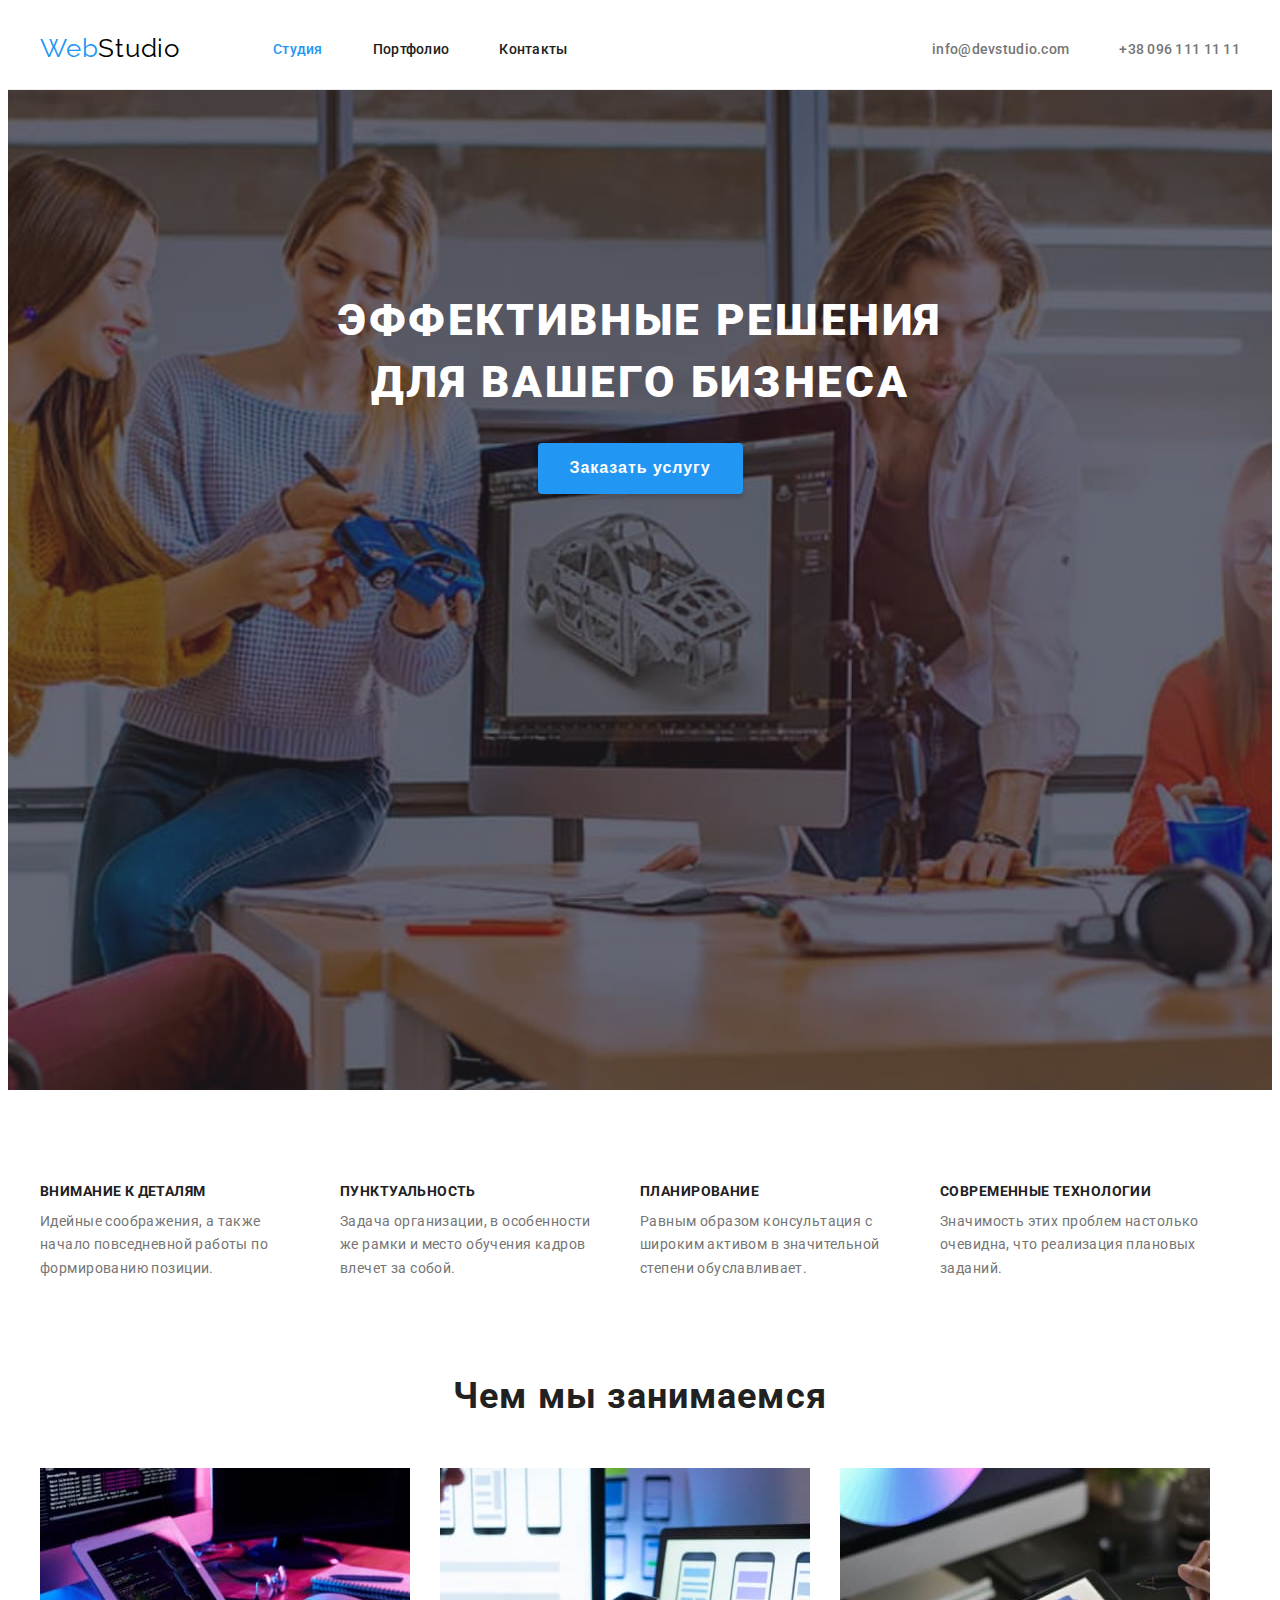
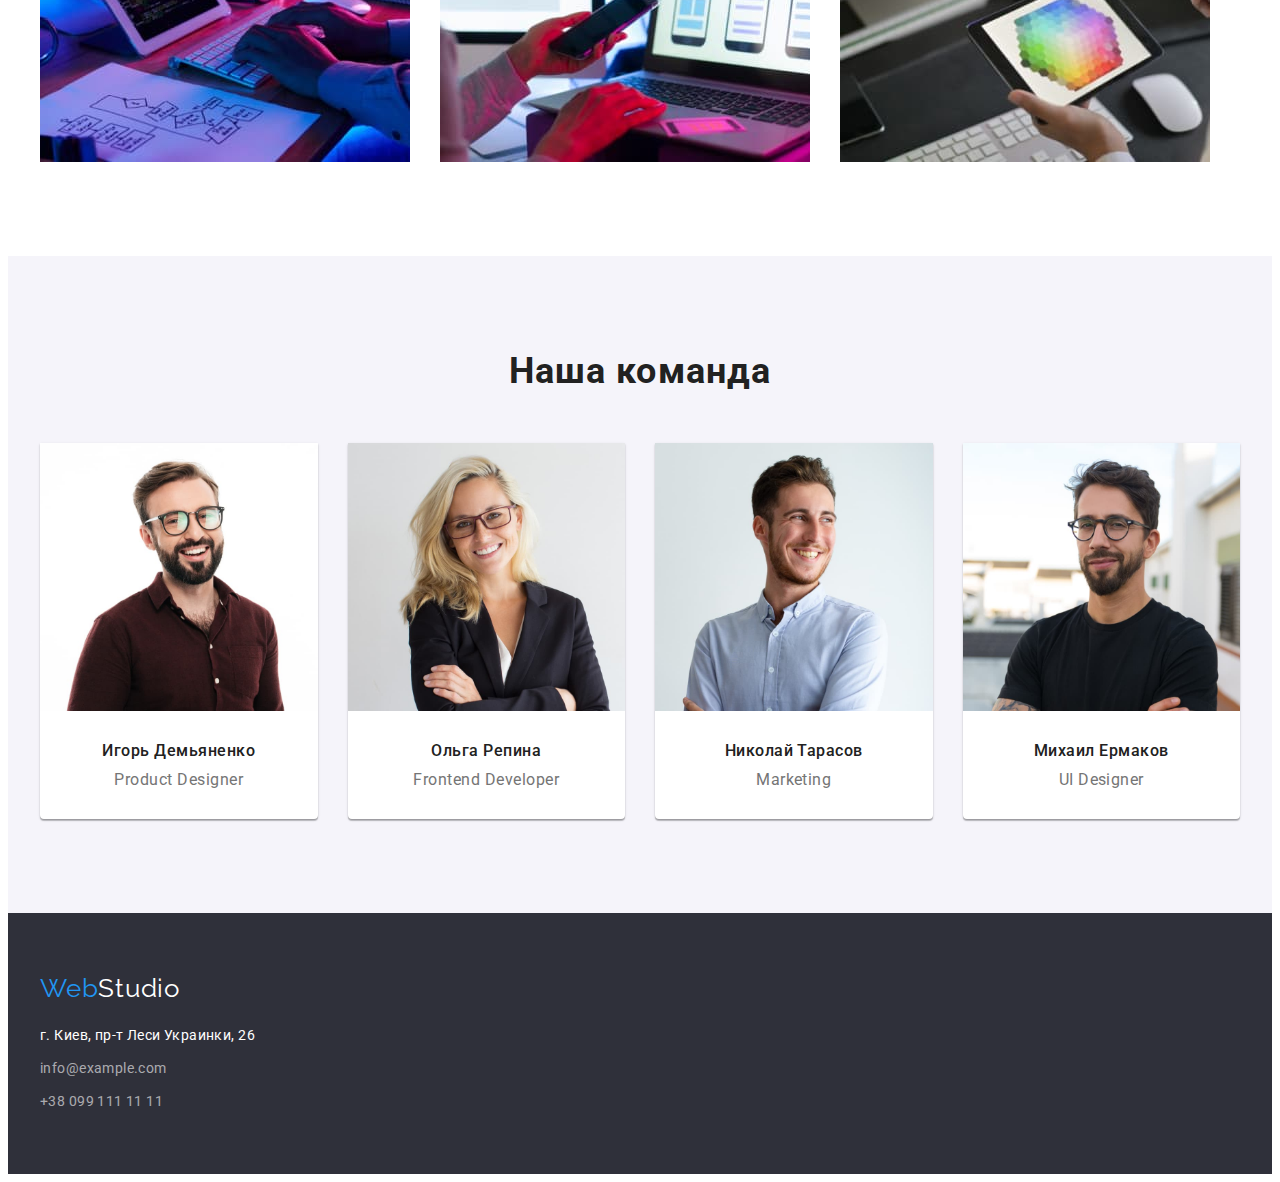
<file: index.html>
<!DOCTYPE html>
<html lang="ru">
  <head>
    <meta charset="UTF-8" />
    <meta http-equiv="X-UA-Compatible" content="IE=edge" />
    <meta name="viewport" content="width=device-width, initial-scale=1.0" />
    <link
      href="https://fonts.googleapis.com/css2?family=Raleway:wght@700&family=Roboto:wght@400;500;700;900&display=swap"
      rel="stylesheet"
    />
    <link
      rel="stylesheet"
      href="https://cdnjs.cloudflare.com/ajax/libs/modern-normalize/1.1.0/modern-normalize.min.css"
      integrity="sha512-wpPYUAdjBVSE4KJnH1VR1HeZfpl1ub8YT/NKx4PuQ5NmX2tKuGu6U/JRp5y+Y8XG2tV+wKQpNHVUX03MfMFn9Q=="
      crossorigin="anonymous"
      referrerpolicy="no-referrer"
    />
    <link rel="stylesheet" href="css/styles.css" />
    <title>HW3</title>
  </head>
  <body>
    <!--Шапка-->
    <header class="header">
     <div class="container header-block">
        <nav class="header-nav">
        <a class="logo link" href="index.html">Web<span class="header-logo">Studio</span></a>

        <ul class="nav-list list">
          <li class="nav-item"><a class="nav-link studio-link link" href="index.html">Студия</a></li>
          <li class="nav-item"><a class="nav-link link" href="portfolio.html">Портфолио</a></li>
          <li class="nav-item"><a class="nav-link link" href="">Контакты</a></li>
        </ul>
      </nav>

      <ul class="header-contacts list">
        <li class="contacts-item">
          <a class="contacts-link link" href="mailto:info@devstudio.com">info@devstudio.com</a>
        </li>
        <li class="contacts-item">
          <a class="contacts-link link" href="tel:+380961111111">+38 096 111 11 11</a>
        </li>
      </ul>
     </div>
    </header>

    <main class="main-studio">
      <!--Герой-->
      <section class="hero section">
        <div class="container">
          <h1 class="hero-title">
          Эффективные решения для вашего бизнеса
        </h1>
        <button type="button" class="hero-button">Заказать услугу</button>
        </div>
      </section>

      <!--Особенности-->
      <section class="features section">
        <div class="container">
          <h2 class="features-title">Особенности</h2>
        <ul class="features-list list">
          <li class="features-item">
            <h3 class="features-subtitle">Внимание к деталям</h3>
            <p class="features-text">
              Идейные соображения, а также начало повседневной работы по формированию позиции.
            </p>
          </li>
          <li class="features-item">
            <h3 class="features-subtitle">Пунктуальность</h3>
            <p class="features-text">
              Задача организации, в особенности же рамки и место обучения кадров влечет за собой.
            </p>
          </li>
          <li class="features-item">
            <h3 class="features-subtitle">Планирование</h3>
            <p class="features-text">
              Равным образом консультация с широким активом в значительной степени обуславливает.
            </p>
          </li>
          <li class="features-item">
            <h3 class="features-subtitle">Современные технологии</h3>
            <p class="features-text">
              Значимость этих проблем настолько очевидна, что реализация плановых заданий.
            </p>
          </li>
        </ul>
        </div>
      </section>

      <!--Чем мы занимаемся-->
      <section class="activity section">
        <div class="container">
          <h2 class="activity-title">Чем мы занимаемся</h2>
        <ul class="activity-list list">
          <li class="activity-item"><img src="./images/box1.jpg" alt="руки печатают на клавиатуре" width="370" /></li>
          <li class="activity-item"><img src="./images/box2.jpg" alt="телефон в руке" width="370" /></li>
          <li class="activity-item"><img src="./images/box3.jpg" alt="планшет в руке" width="370" /></li>
        </ul>
        </div>
      </section>

      <!--Наша команда-->
      <section class="team section">
       <div class="container">
          <h2 class="team-title">Наша команда</h2>
        <ul class="team-list list">
          <li class="team-item">
            <img class="team-img" src="./images/igor.jpg" alt="фото Игоря Демьяненко" width="270" />
            <div class="team-card">
              <h3 class="team-members">Игорь Демьяненко</h3>
            <p class="team-text">Product Designer</p>
            </div>
          </li>
          <li class="team-item">
            <img class="team-img" src="./images/olga.jpg" alt="фото Ольги Репиной" width="270" />
            <div class="team-card">
              <h3 class="team-members">Ольга Репина</h3>
            <p class="team-text">Frontend Developer</p>
            </div>
          </li>
          <li class="team-item">
            <img class="team-img" src="./images/nikolay.jpg" alt="фото Николая Тарасова" width="270" />
            <div class="team-card">
              <h3 class="team-members">Николай Тарасов</h3>
            <p class="team-text">Marketing</p>
            </div>
          </li>
          <li class="team-item">
            <img class="team-img" src="./images/michael.jpg" alt="фото Михаила Ермакова" width="270" />
            <div class="team-card">
              <h3 class="team-members">Михаил Ермаков</h3>
            <p class="team-text">UI Designer</p>
            </div>
          </li>
        </ul>
       </div>
      </section>
    </main>

    <!--Футер-->
    <footer class="footer">
      <div class="container">
        <a href="index.html" class="logo link"> Web<span class="footer-logo">Studio</span></a>
      <address class="footer-address">
        <ul class="address-list list">
          <li>
            <a
              class="address-link link"
              href="https://goo.gl/maps/BdxFgs6YbTX86F2k7"
              target="_blank"
              rel="noopener nofollow noreferrer"
              >г. Киев, пр-т Леси Украинки, 26</a
            >
            <br />
          </li>
          <li>
            <a class="footer-contacts link" href="mailto:info@example.com"> info@example.com</a>
            <br />
          </li>
          <li>
            <a class="footer-contacts link" href="tel:+380991111111">+38 099 111 11 11</a>
          </li>
        </ul>
      </address>
      </div>
    </footer>
  </body>
</html>
</file>
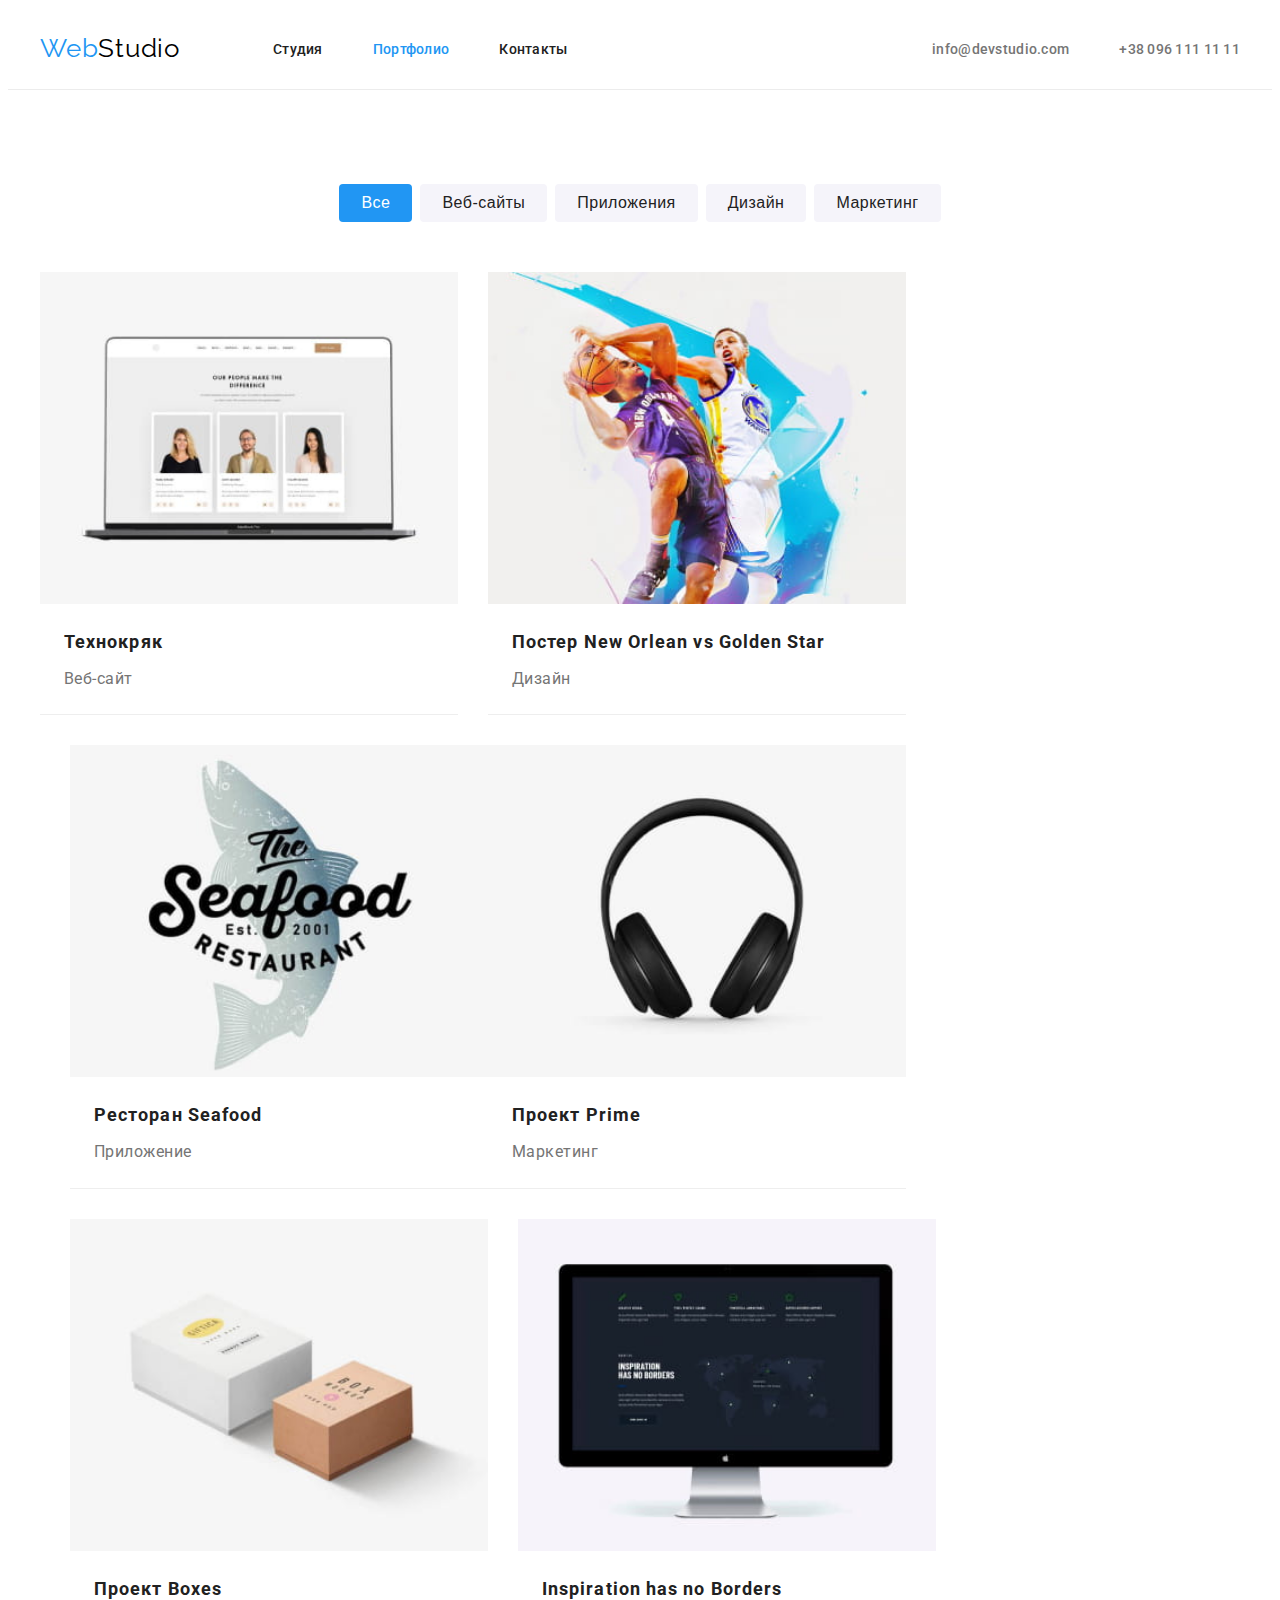
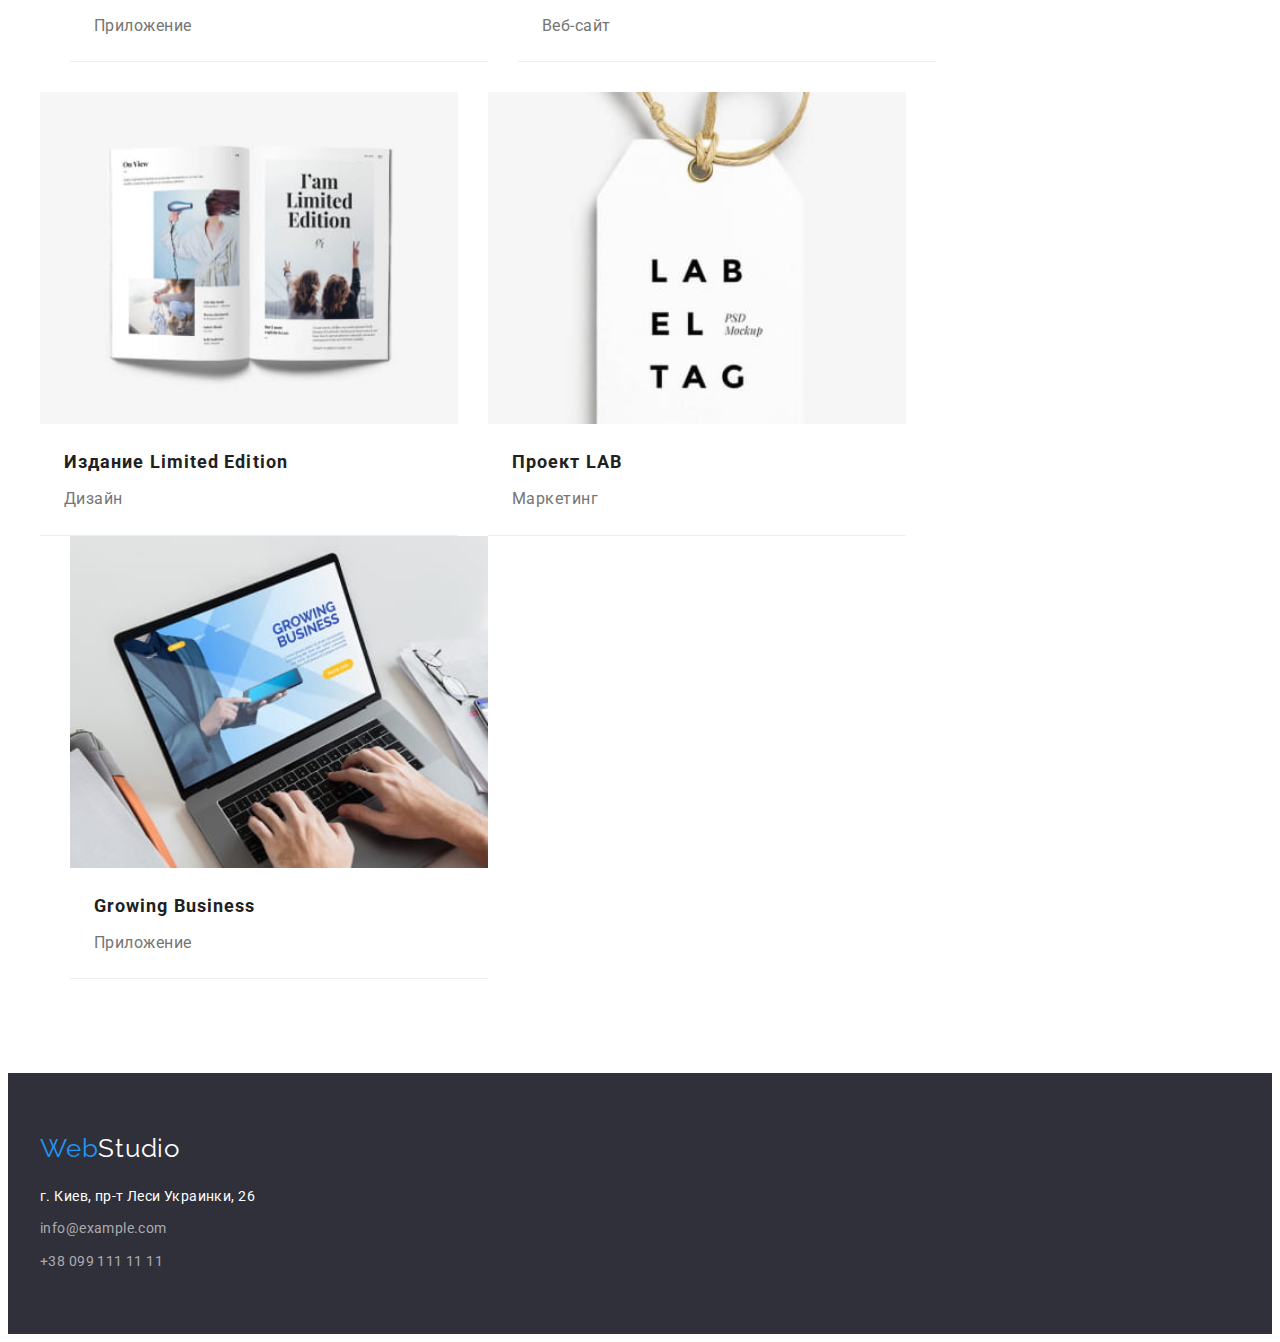
<file: portfolio.html>
<!DOCTYPE html>
<html lang="ru">
  <head>
    <meta charset="UTF-8" />
    <meta http-equiv="X-UA-Compatible" content="IE=edge" />
    <meta name="viewport" content="width=device-width, initial-scale=1.0" />
    <link rel="preconnect" href="https://fonts.googleapis.com" />
    <link rel="preconnect" href="https://fonts.gstatic.com" crossorigin />
    <link
      href="https://fonts.googleapis.com/css2?family=Raleway:wght@700&family=Roboto:wght@400;500;700;900&display=swap"
      rel="stylesheet"
    />
    <link
      rel="stylesheet"
      href="https://cdnjs.cloudflare.com/ajax/libs/modern-normalize/1.1.0/modern-normalize.min.css"
      integrity="sha512-wpPYUAdjBVSE4KJnH1VR1HeZfpl1ub8YT/NKx4PuQ5NmX2tKuGu6U/JRp5y+Y8XG2tV+wKQpNHVUX03MfMFn9Q=="
      crossorigin="anonymous"
      referrerpolicy="no-referrer"
    />
    <link rel="stylesheet" href="css/styles.css" />
    <title>HW3</title>
  </head>

  <body>
    <!--Шапка-->
    <header class="header">
     <div class="container header-block">
        <nav class="header-nav">
        <a class="logo link" href="index.html">Web<span class="header-logo">Studio</span></a>

        <ul class="nav-list list">
          <li class="nav-item"><a class="nav-link link" href="index.html">Студия</a></li>
          <li class="nav-item"><a class="nav-link portfolio-link link" href="portfolio.html">Портфолио</a></li>
          <li class="nav-item"><a class="nav-link link" href="">Контакты</a></li>
        </ul>
      </nav>

      <ul class="header-contacts list">
        <li class="contacts-item">
          <a class="contacts-link link" href="mailto:info@devstudio.com">info@devstudio.com</a>
        </li>
        <li class="contacts-item">
          <a class="contacts-link link" href="tel:+380961111111">+38 096 111 11 11</a>
        </li>
      </ul>
     </div>
    </header>
    <main class="main-portfolio">
      <!-- Портфолио -->
      <section class="portfolio section">
        <div class="container">
          <h1 class="portfolio-title">Портфолио</h1>

        <ul class="button-list list">
          <li class="portfolio-button-item">
            <button class="portfolio-button current" type="button">Все</button>
          </li>
          <li class="portfolio-button-item">
            <button class="portfolio-button secondary" type="button">Веб-сайты</button>
          </li>
          <li class="portfolio-button-item">
            <button class="portfolio-button secondary" type="button">Приложения</button>
          </li>
          <li class="portfolio-button-item">
            <button class="portfolio-button secondary" type="button">Дизайн</button>
          </li>
          <li class="portfolio-button-item">
            <button class="portfolio-button secondary" type="button">Маркетинг</button>
          </li>
        </ul>
        <ul class="portfolio-list list">
          <li class="portfolio-list-item">
            <img class="portfolio-img" src="./images/project1.jpg" alt="Ноутбук" width="370" />
            <div class="portfolio-card">
              <h2 class="portfolio-subtitle">Технокряк</h2>
            <p class="portfolio-text">Веб-сайт</p>
          </div> 
          </li>
          <li class="portfolio-list-item">
            <img class="portfolio-img" src="./images/project2.jpg" alt="Два баскетболиста с мячом" width="370" />
            <div class="portfolio-card">
              <h2 class="portfolio-subtitle">Постер New Orlean vs Golden Star</h2>
            <p class="portfolio-text">Дизайн</p>
          </div> 
          </li>
          <li class="portfolio-list-item">
            <img class="portfolio-img" src="./images/project3.jpg" alt="Ресторан Seafood" width="370" />
            <div class="portfolio-card">
              <h2 class="portfolio-subtitle">Ресторан Seafood</h2>
            <p class="portfolio-text">Приложение</p>
          </div> 
          </li>
          <li class="portfolio-list-item">
            <img class="portfolio-img" src="./images/project4.jpg" alt="Наушники" width="370" />
            <div class="portfolio-card">
              <h2 class="portfolio-subtitle">Проект Prime</h2>
            <p class="portfolio-text">Маркетинг</p>
          </div> 
          </li>
          <li class="portfolio-list-item">
            <img class="portfolio-img" src="./images/project5.jpg" alt="Две коробки" width="370" />
            <div class="portfolio-card">
              <h2 class="portfolio-subtitle">Проект Boxes</h2>
            <p class="portfolio-text">Приложение</p>
          </div> 
          </li>
          <li class="portfolio-list-item">
            <img class="portfolio-img" src="./images/project6.jpg" alt="Монитор" width="370" />
            <div class="portfolio-card">
              <h2 class="portfolio-subtitle">Inspiration has no Borders</h2>
            <p class="portfolio-text">Веб-сайт</p>
          </div> 
          </li>
          <li class="portfolio-list-item">
            <img class="portfolio-img" src="./images/project7.jpg" alt="Открытый журнал" width="370" />
            <div class="portfolio-card">
              <h2 class="portfolio-subtitle">Издание Limited Edition</h2>
            <p class="portfolio-text">Дизайн</p>
          </div> 
          </li>
          <li class="portfolio-list-item">
            <img class="portfolio-img" src="./images/project8.jpg" alt="Бирка" width="370" />
            <div class="portfolio-card">
              <h2 class="portfolio-subtitle">Проект LAB</h2>
            <p class="portfolio-text">Маркетинг</p>
          </div> 
          </li>
          <li class="portfolio-list-item">
            <img class="portfolio-img" src="./images/project9.jpg" alt="Руки печатающие на ноутбуке" width="370" />
            <div class="portfolio-card">
              <h2 class="portfolio-subtitle">Growing Business</h2>
            <p class="portfolio-text">Приложение</p>
          </div> 
          </li>
        </ul>
        </div>
      </section>
    </main>
    <!--Футер-->
    <footer class="footer">
      <div class="container">
        <a href="index.html" class="logo link"> Web<span class="footer-logo">Studio</span></a>
      <address class="footer-address">
        <ul class="address-list list">
          <li>
            <a
              class="address-link link"
              href="https://goo.gl/maps/BdxFgs6YbTX86F2k7"
              target="_blank"
              rel="noopener nofollow noreferrer"
              >г. Киев, пр-т Леси Украинки, 26</a
            >
            <br />
          </li>
          <li>
            <a class="footer-contacts link" href="mailto:info@example.com"> info@example.com</a>
            <br />
          </li>
          <li>
            <a class="footer-contacts link" href="tel:+380991111111">+38 099 111 11 11</a>
          </li>
        </ul>
      </address>
      </div>
    </footer>
  </body>
</html>
</file>
<file: css/styles.css>
:root {
    --primary-text-color: #757575;
    --title-text-color: #212121;
    --accent-color: #2196F3;
    --primary-background-color: #FFFFFF;
    --accent-background-color: #2F303A;
}

body {
    font-family: 'Roboto', sans-serif;
    color: var(--primary-text-color);
    background-color: var(--primary-background-color);
    max-width: 1600px;

}


.link {
    text-decoration: none;
}

.list {
    list-style: none;
    margin: 0;
    padding: 0;
}

.container {
    width: 1200px;
    margin: 0 auto;
    padding: 0 15px;
}

.section {
    padding-top: 94px;
    padding-bottom: 94px;
}

h1, h2, h3, h4, h5, h6, p {
    margin: 0;
    padding: 0;
}

ul, ol {
    margin: 0;
    padding-left: 0;
}

img {
    display: block;
    width: 100%;
    height: auto;
}

/* Header */

.header {
border-bottom: 1px solid #ECECEC;
padding: 25px 0;
}

.logo {
    color: var(--accent-color);

    font-family: 'Raleway';
        font-size: 26px;
        line-height: 1.2;
        letter-spacing: 0.03em;
}

.header-logo {
    color: #000000;
}


.nav-link {
    color: var(--title-text-color);
    font-weight: 500;
        font-size: 14px;
        line-height: 1.1;
        letter-spacing: 0.02em;
}

.nav-link.studio-link {
    color: var(--accent-color);
}

.nav-link.portfolio-link {
    color: var(--accent-color);
}

.contacts-link {
    color: var(--primary-text-color);
    font-weight: 500;
        font-size: 14px;
        line-height: 1.1;
        letter-spacing: 0.02em;
}
.nav-link:hover, .nav-link:focus {
    color: var(--accent-color);
}
 
.contacts-link:hover, .contacts-link:focus {
    color: var(--accent-color);
}

.nav-list {
    display: flex;
}
.header-contacts {
    display: flex;
    margin-left: auto;  
}
.header-nav {
    display: flex;
    align-items: center;
}
.header-block {
    display: flex;
    align-items: center;
}
.nav-item + .nav-item {
    margin-left: 50px;
}
.contacts-item + .contacts-item {
    margin-left: 50px;
}

.header-nav .logo {
    margin-right: 93px;
}
.header ul a {
    padding: 32px 0;
}

/* Hero */
.hero.section {
    padding: 200px 0;
}

.hero {
    background-color: #C4C4C4;
    height: 600px;
    max-width: 1600px;
    margin-left: auto;
    margin-right: auto;
    background-image:linear-gradient(to right, rgba(47, 48, 58, 0.4),rgba(47, 48, 58, 0.4)), url(../images/hero.jpg);
    background-repeat: no-repeat;
    background-size: cover;
    background-position: center;
    }
.hero-title {
    margin: 0 auto 30px auto;
    max-width: 700px;
    color: #FFFFFF;
    font-weight: 900;
        font-size: 44px;
        line-height: 1.4;  
        text-align: center;
        letter-spacing: 0.06em;
        text-transform: uppercase;    
}
.hero-button {
    color: #FFFFFF;
    background-color: var(--accent-color);
    cursor: pointer;
    box-shadow: 0px 4px 4px rgba(0, 0, 0, 0.15);
    border-radius: 4px;
    padding: 10px 32px;
    border: transparent;
    min-width: 200px;
    font-weight: 700;
        font-size: 16px;
        line-height: 1.9;
        text-align: center;
        letter-spacing: 0.06em; 
    display: block;
    margin: 0 auto;   
}

/* Features */
.features.section {
    padding-bottom: 0;
}

.features-subtitle {
color: var(--title-text-color);
    font-size: 14px;
    line-height: 1.1;
    letter-spacing: 0.03em;
    text-transform: uppercase;
margin-bottom: 10px;
}
.features-text {
        font-size: 14px;
        line-height: 1.7;
        letter-spacing: 0.03em;
}
.features-title {
    visibility: hidden;
    font-size: 0;
}
.features-list {
    display: flex;
}

.features-item {
    width: 270px;
}
.features-item + .features-item {
    margin-left: 30px;
}

 /* Activity */
 .activity-title {
     color: var(--title-text-color);
        font-size: 36px;
        line-height: 1.2;
        text-align: center;
        letter-spacing: 0.03em;
    margin-bottom: 50px;
 }

 .activity-list {
     display: flex;
 }
 .activity-item + .activity-item {
margin-left: 30px;
 }

/* Team */
.team {
    background-color: #F5F4FA;
}
.team-members {
    color: var(--title-text-color);
    font-weight: 500;
        font-size: 16px;
        line-height: 1.2;
        text-align: center;
        letter-spacing: 0.03em;
    margin-bottom: 10px;
}
.team-title {
    color: var(--title-text-color);
        font-size: 36px;
        line-height: 1.2;
        text-align: center;
        letter-spacing: 0.03em;
    margin-bottom: 50px;
}
.team-text {
        font-size: 16px;
        line-height: 1.2;
        text-align: center;
        letter-spacing: 0.03em;
}

.team-img {
background-color: var(--primary-background-color);
}

.team-item {
    background-color: var(--primary-background-color);
    box-shadow: 0px 1px 3px rgba(0, 0, 0, 0.12), 0px 1px 1px rgba(0, 0, 0, 0.14), 0px 2px 1px rgba(0, 0, 0, 0.2);
        border-radius: 0px 0px 4px 4px;
}

.team-list {
    display: flex;
}
.team-item + .team-item {
    margin-left: 30px;
}

.team-card {
    padding-top: 30px;
    padding-bottom: 30px;
}




/* Portfolio */
.portfolio-title {
    visibility: hidden;
    font-size: 0;
}
.button-list {
    display: flex;
    justify-content: center;
    margin-bottom: 50px;
}

.portfolio-button-item + .portfolio-button-item {
    margin-left: 8px;
}

.portfolio-list {
    display: flex;
    flex-wrap: wrap;
}

.portfolio-list-item {
    margin-left: 30px;
    margin-bottom: 30px;
    border-bottom: 1px solid #EEEEEE;
}

.portfolio-list-item:nth-child(3n+1) {
    margin-left: 0;
}

.portfolio-list-item:nth-last-child(-n+3) {
    margin-bottom: 0;
}


.portfolio-button.current {
        color: var(--primary-background-color);
        background-color: var(--accent-color);
 }

.portfolio-button.current:hover, .portfolio-button.current:focus {
    box-shadow: 0px 3px 1px rgba(0, 0, 0, 0.1), 0px 1px 2px rgba(0, 0, 0, 0.08), 0px 2px 2px rgba(0, 0, 0, 0.12);
}
.portfolio-button {
    color: var(--title-text-color);
    background-color: #F5F4FA;
        font-weight: 500;
        font-size: 16px;
        line-height: 1.6;
        text-align: center;
        letter-spacing: 0.03em;
    padding: 6px 22px;
    border: transparent;
    border-radius: 4px;
}

.portfolio-button.secondary:hover, .portfolio-button.secondary:focus {
    color: var(--primary-background-color);
    background-color: var(--accent-color);
    cursor: pointer;
}
.portfolio-subtitle {
    color: var(--title-text-color);
        font-size: 18px;
        line-height: 2;
        letter-spacing: 0.06em;
    margin-bottom: 4px;
}
.portfolio-text {
        font-size: 16px;
        line-height: 1.9;
        letter-spacing: 0.03em;
}

.portfolio-card {
width: 370px;
}

.portfolio-img {
    display: block;
}

.portfolio-card {
    padding: 20px 24px;
}


/* Footer */
.footer {
    background-color: var(--accent-background-color);
    padding: 60px 0;
}
.footer-address {
   
}
.footer-logo {
    color: #FFFFFF;
}

.footer .logo {
    display: block;
    margin-bottom: 20px;
}
.address-link {
    color: #FFFFFF;
    font-style: normal;
    font-size: 14px;
        line-height: 1.7;
        letter-spacing: 0.03em;
}
.footer-contacts {
    display: inline-block;
    color: rgba(255, 255, 255, 0.6);
    font-style: normal;
        font-size: 14px;
        line-height: 1.7;
        letter-spacing: 0.03em;
   
}

.footer li:not(:first-child) {
    margin-top: 9px;
}
.footer-contacts:hover, .footer-contacts:focus {
color: var(--accent-color);
}
.address-link:hover, .address-link:focus {
color: var(--accent-color);
}
</file>
